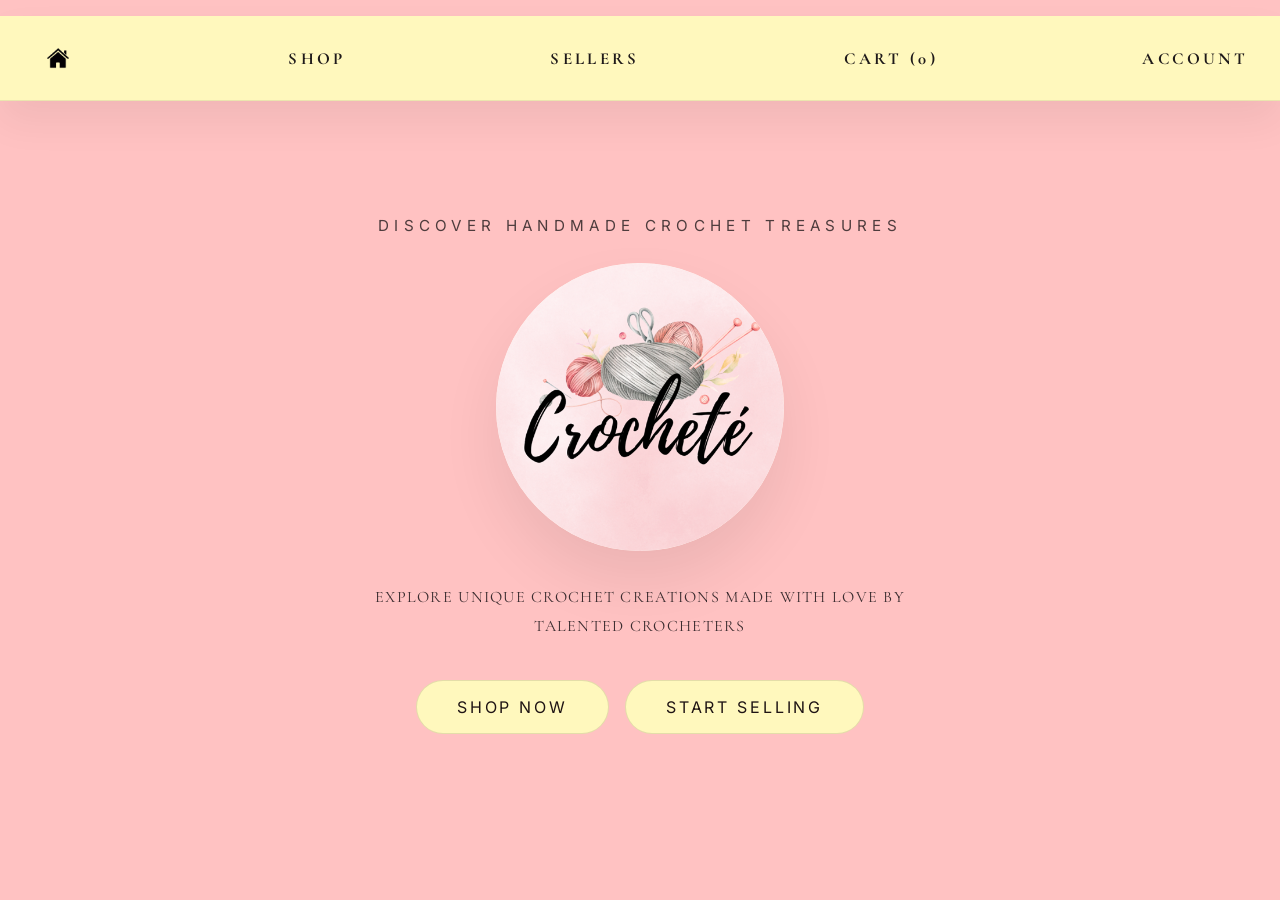
<file: index.html>
<!DOCTYPE html>
<html lang="en">
<head>
    <meta charset="UTF-8">
    <meta name="viewport" content="width=device-width, initial-scale=1.0">
    <title>Crocheté - Handmade Crochet Treasures</title>
    <link rel="stylesheet" href="styles.css">
</head>
<body>
    <nav class="navbar">
        <div class="nav-container">
            <a href="index.html" class="nav-icon">
                <img src="images/homeicon.png" alt="Home icon" class="nav-icon-image">
            </a>
            <a href="shop.html" class="nav-link">SHOP</a>
            <a href="sellers.html" class="nav-link">SELLERS</a>
            <a href="cart.html" class="nav-link">CART</a>
            <a href="login.html" class="nav-link">ACCOUNT</a>
        </div>
    </nav>

    <div class="hero-section">
        <div class="hero-content">
            <p class="hero-subtitle">DISCOVER HANDMADE CROCHET TREASURES</p>

            <div class="logo-circle">
                <img src="images/logo.png" alt="Crocheté logo" class="logo-image">
            </div>

            <p class="hero-description">
                EXPLORE UNIQUE CROCHET CREATIONS MADE WITH LOVE BY TALENTED CROCHETERS
            </p>

            <div class="hero-buttons">
                <a href="shop.html" class="btn-primary">SHOP NOW</a>
                <a href="sellers.html" class="btn-primary">START SELLING</a>
            </div>
        </div>
    </div>
    <script src="script.js"></script>
</body>
</html>
</file>
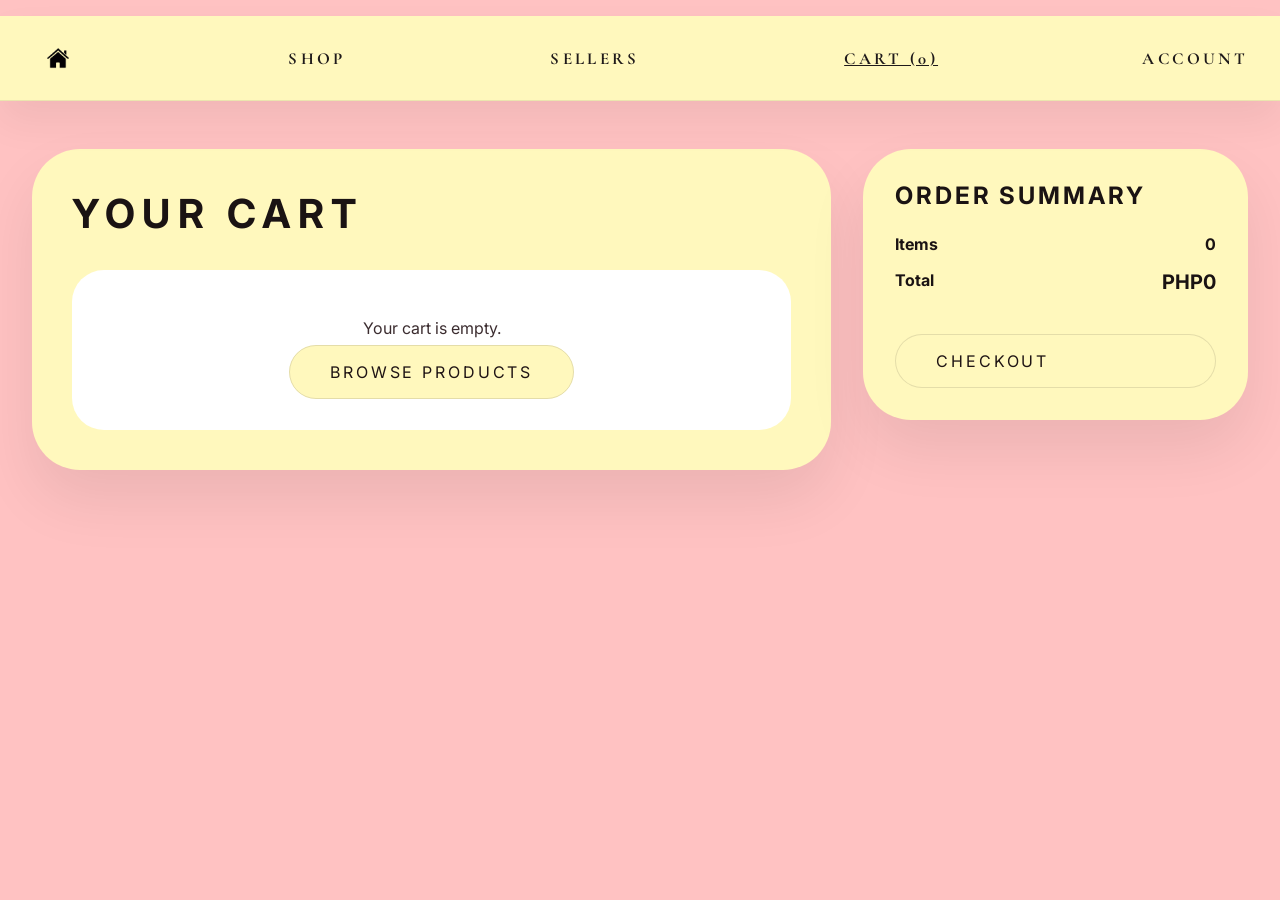
<file: cart.html>
<!DOCTYPE html>
<html lang="en">
<head>
    <meta charset="UTF-8">
    <meta name="viewport" content="width=device-width, initial-scale=1.0">
    <title>Cart - Crocheté</title>
    <link rel="stylesheet" href="styles.css">
</head>
<body>
    <nav class="navbar">
        <div class="nav-container">
            <a href="index.html" class="nav-icon">
                <img src="images/homeicon.png" alt="Home icon" class="nav-icon-image">
            </a>
            <a href="shop.html" class="nav-link">SHOP</a>
            <a href="sellers.html" class="nav-link">SELLERS</a>
            <a href="cart.html" class="nav-link">CART</a>
            <a href="login.html" class="nav-link">ACCOUNT</a>
        </div>
    </nav>

    <div class="cart-container">
        <div class="cart-layout">
            <section class="cart-items">
                <h1 class="cart-title">Your Cart</h1>
                <div class="cart-list"></div>
                <div class="cart-empty">
                    <p>Your cart is empty.</p>
                    <a href="shop.html" class="btn-primary">Browse products</a>
                </div>
            </section>

            <aside class="cart-summary">
                <div class="summary-box">
                    <h2>Order Summary</h2>
                    <div class="summary-row">
                        <span>Items</span>
                        <span class="summary-items-count">0</span>
                    </div>
                    <div class="summary-row">
                        <span>Total</span>
                        <span class="summary-total">PHP0</span>
                    </div>
                    <button class="btn-primary checkout-btn">CHECKOUT</button>
                </div>
            </aside>
        </div>
    </div>
    <script src="script.js"></script>
</body>
</html>
</file>
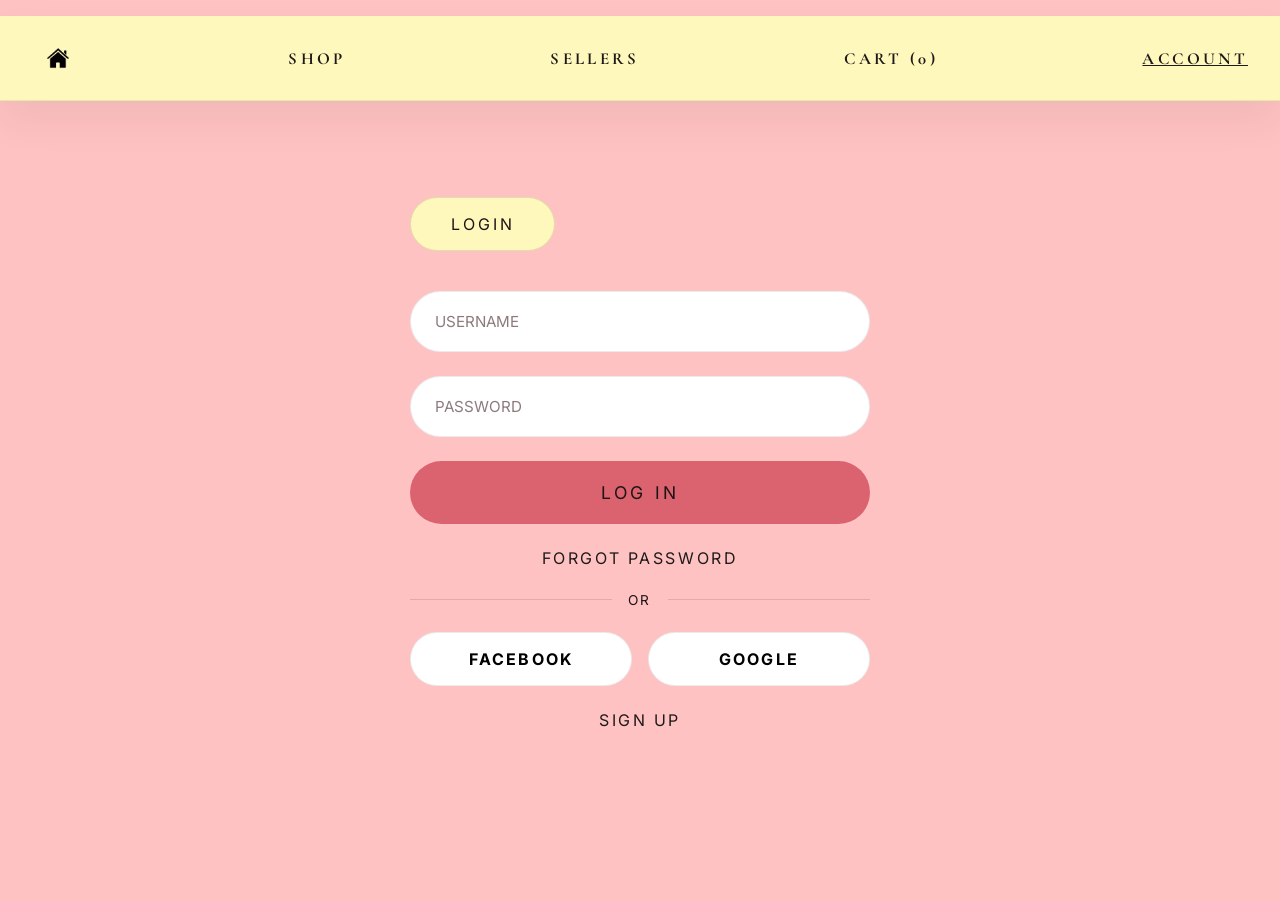
<file: login.html>
<!DOCTYPE html>
<html lang="en">
<head>
    <meta charset="UTF-8">
    <meta name="viewport" content="width=device-width, initial-scale=1.0">
    <title>Login - Crocheté</title>
    <link rel="stylesheet" href="styles.css">
</head>
<body>
    <nav class="navbar">
        <div class="nav-container">
            <a href="index.html" class="nav-icon">
                <img src="images/homeicon.png" alt="Home icon" class="nav-icon-image">
            </a>
            <a href="shop.html" class="nav-link">SHOP</a>
            <a href="sellers.html" class="nav-link">SELLERS</a>
            <a href="cart.html" class="nav-link">CART</a>
            <a href="login.html" class="nav-link">ACCOUNT</a>
        </div>
    </nav>

    <div class="login-container">

        <!-- LOGIN FORM -->
        <div id="login-section">
            <div class="login-header">
                <a class="btn-primary">LOGIN</a>
            </div>

            <form class="login-form">
                <input type="text" placeholder="USERNAME" class="login-input">
                <input type="password" placeholder="PASSWORD" class="login-input">

                <button type="submit" class="login-submit-btn">LOG IN</button>

                <div class="forgot-password">
                    <a href="#" class="forgot-link">FORGOT PASSWORD</a>
                </div>

                <div class="divider-text">
                    <div class="line"></div>
                    <span class="or-text">OR</span>
                    <div class="line"></div>
                </div>

                <div class="social-buttons">
                    <button type="button" class="social-btn">FACEBOOK</button>
                    <button type="button" class="social-btn">GOOGLE</button>
                </div>

                <div class="signup-link">
                    <a href="#" class="signup-text" id="show-signup">SIGN UP</a>
                </div>
            </form>
        </div>

        <!-- SIGNUP FORM -->
        <div id="signup-section" style="display: none;">
            <div class="login-header">
                <a class="btn-primary">SIGN UP</a>
            </div>

            <form class="signup-form">
                <input type="text" placeholder="USERNAME" class="login-input">
                <input type="password" placeholder="PASSWORD" class="login-input">

                <button type="submit" class="login-submit-btn">CREATE ACCOUNT</button>

                <div class="signup-link" style="margin-top: 1rem;">
                    <a href="#" class="signup-text" id="show-login">BACK TO LOGIN</a>
                </div>
            </form>
        </div>

    </div>

    <script>
        // Toggle between login and signup views
        document.addEventListener('DOMContentLoaded', function () {
            const showSignup = document.getElementById('show-signup');
            const showLogin = document.getElementById('show-login');
            const loginSection = document.getElementById('login-section');
            const signupSection = document.getElementById('signup-section');

            if (showSignup) {
                showSignup.addEventListener('click', function (e) {
                    e.preventDefault();
                    loginSection.style.display = 'none';
                    signupSection.style.display = 'block';
                });
            }

            if (showLogin) {
                showLogin.addEventListener('click', function (e) {
                    e.preventDefault();
                    signupSection.style.display = 'none';
                    loginSection.style.display = 'block';
                });
            }
        });
    </script>
    <script src="script.js"></script>
</body>
</html>
</file>
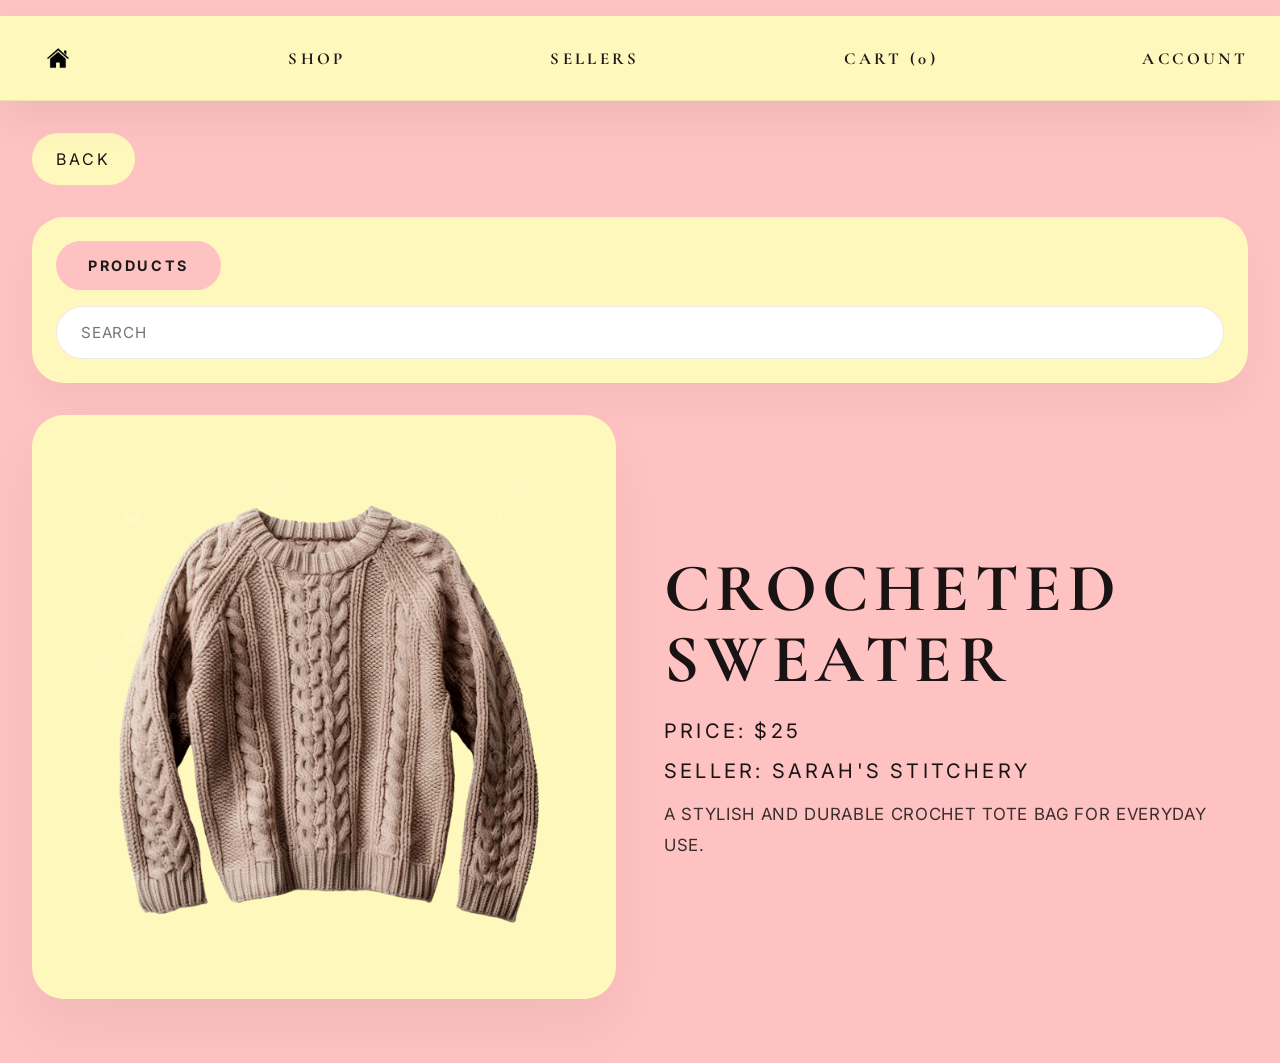
<file: product.html>
<!DOCTYPE html>
<html lang="en">
<head>
    <meta charset="UTF-8">
    <meta name="viewport" content="width=device-width, initial-scale=1.0">
    <title>Product Detail - Crocheté</title>
    <link rel="stylesheet" href="styles.css">
</head>
<body>
    <nav class="navbar">
        <div class="nav-container">
            <a href="index.html" class="nav-icon">
                <img src="images/homeicon.png" alt="Home icon" class="nav-icon-image">
            </a>
            <a href="shop.html" class="nav-link">SHOP</a>
            <a href="sellers.html" class="nav-link">SELLERS</a>
            <a href="cart.html" class="nav-link">CART</a>
            <a href="login.html" class="nav-link">ACCOUNT</a>
        </div>
    </nav>

    <div class="product-detail-container">
        <button class="btn-primary back-btn" onclick="history.back()">BACK</button>
        <div class="product-search-bar">
            <button class="tab-btn active">PRODUCTS</button>
            <input type="text" placeholder="SEARCH" class="search-input">
        </div>
        <div class="divider"></div>

        <div class="product-detail-grid">
            <div class="product-detail-image">
                <img src="images/sweater.png" alt="Crocheted sweater" class="product-detail-thumb">
            </div>

            <div class="product-detail-info">
                <h1 class="product-title">CROCHETED SWEATER</h1>

                <div class="product-details">
                    <p class="detail-item">PRICE: $25</p>
                    <p class="detail-item">SELLER: SARAH'S STITCHERY</p>
                    <p class="detail-description">
                        A STYLISH AND DURABLE CROCHET TOTE BAG FOR EVERYDAY USE.
                    </p>
                </div>
            </div>
        </div>
    </div>
    <script src="script.js"></script>
</body>
</html>
</file>
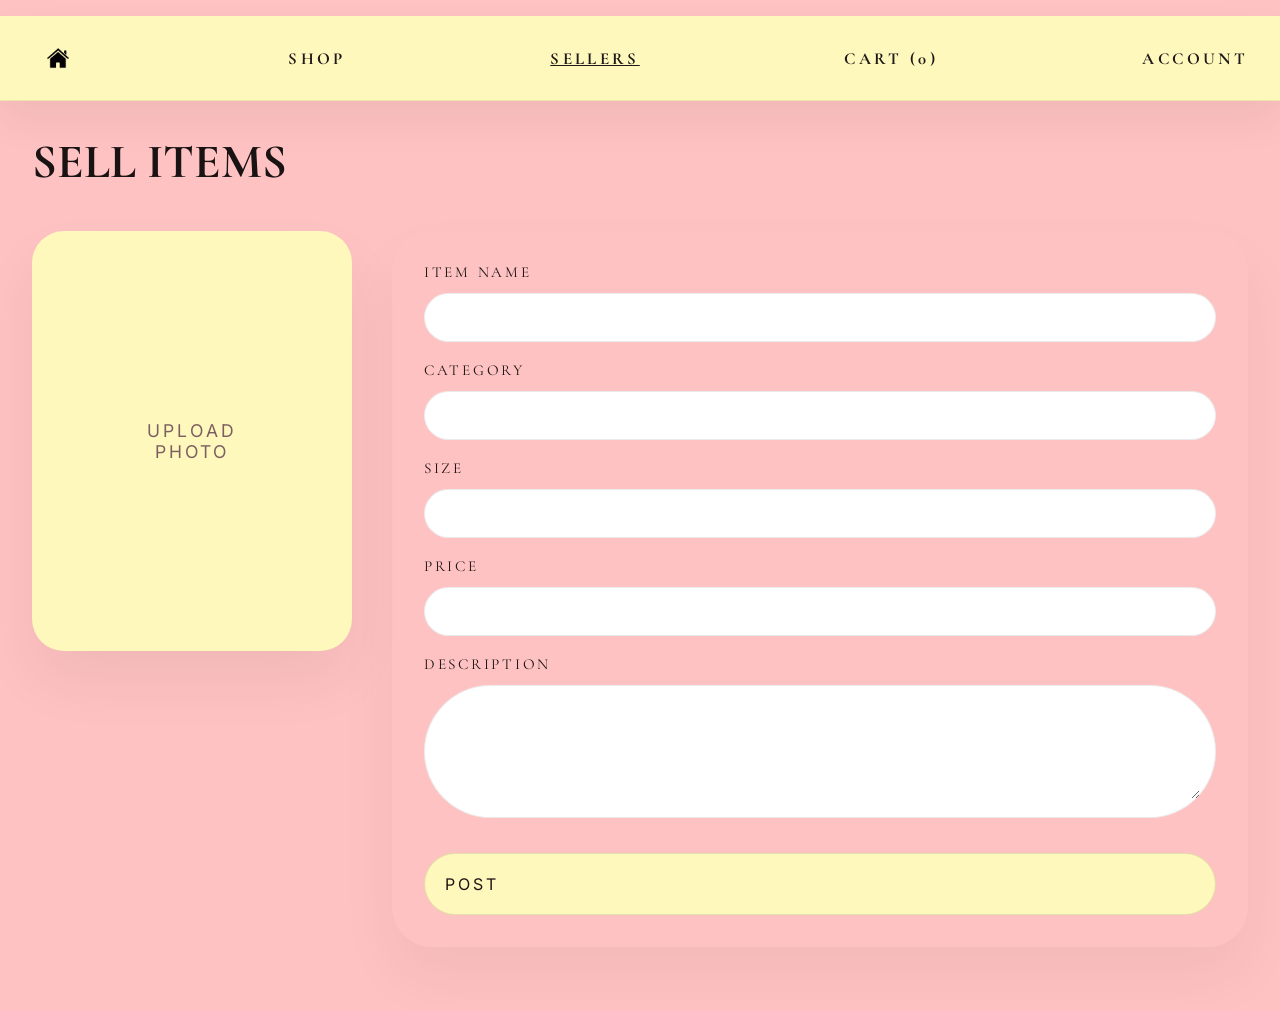
<file: sellers.html>
<!DOCTYPE html>
<html lang="en">
<head>
    <meta charset="UTF-8">
    <meta name="viewport" content="width=device-width, initial-scale=1.0">
    <title>Sell Items - Crocheté</title>
    <link rel="stylesheet" href="styles.css">
</head>
<body>
    <nav class="navbar">
        <div class="nav-container">
            <a href="index.html" class="nav-icon">
                <img src="images/homeicon.png" alt="Home icon" class="nav-icon-image">
            </a>
            <a href="shop.html" class="nav-link">SHOP</a>
            <a href="sellers.html" class="nav-link">SELLERS</a>
            <a href="cart.html" class="nav-link">CART</a>
            <a href="login.html" class="nav-link">ACCOUNT</a>
        </div>
    </nav>

    <div class="sell-container">
        <h1 class="sell-title">SELL ITEMS</h1>

        <div class="sell-grid">
            <div class="upload-section">
                <div class="upload-box">
                    <p class="upload-text">UPLOAD<br>PHOTO</p>
                </div>
            </div>

            <form class="sell-form">
                <div class="form-group">
                    <label class="form-label">ITEM NAME</label>
                    <div class="form-input-wrapper">
                        <input type="text" class="form-input">
                    </div>
                </div>

                <div class="form-group">
                    <label class="form-label">CATEGORY</label>
                    <div class="form-input-wrapper">
                        <input type="text" class="form-input">
                    </div>
                </div>

                <div class="form-group">
                    <label class="form-label">SIZE</label>
                    <div class="form-input-wrapper">
                        <input type="text" class="form-input">
                    </div>
                </div>

                <div class="form-group">
                    <label class="form-label">PRICE</label>
                    <div class="form-input-wrapper">
                        <input type="text" class="form-input">
                    </div>
                </div>

                <div class="form-group">
                    <label class="form-label">DESCRIPTION</label>
                    <div class="form-input-wrapper">
                        <textarea rows="3" class="form-textarea"></textarea>
                    </div>
                </div>

                <div class="form-submit">
                    <button type="submit" class="btn-primary">POST</button>
                </div>
            </form>
        </div>
    </div>
    <script src="script.js"></script>
</body>
</html>
</file>
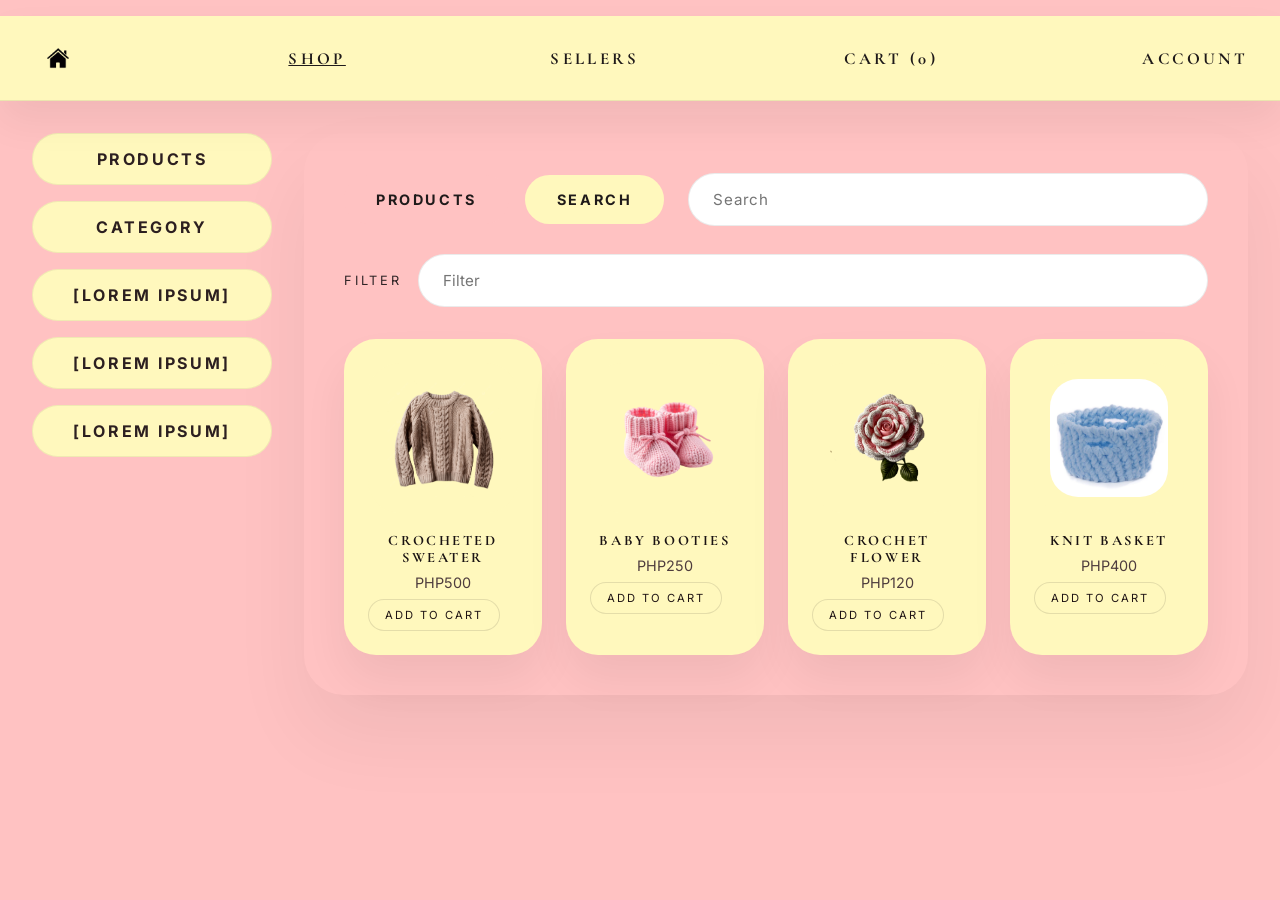
<file: shop.html>
<!DOCTYPE html>
<html lang="en">
<head>
    <meta charset="UTF-8">
    <meta name="viewport" content="width=device-width, initial-scale=1.0">
    <title>Shop - Crocheté</title>
    <link rel="stylesheet" href="styles.css">
</head>
<body>
    <nav class="navbar">
        <div class="nav-container">
            <a href="index.html" class="nav-icon">
                <img src="images/homeicon.png" alt="Home icon" class="nav-icon-image">
            </a>
            <a href="shop.html" class="nav-link">SHOP</a>
            <a href="sellers.html" class="nav-link">SELLERS</a>
            <a href="cart.html" class="nav-link">CART</a>
            <a href="login.html" class="nav-link">ACCOUNT</a>
        </div>
    </nav>

    <div class="shop-container">
        <aside class="sidebar">
            <button class="sidebar-btn">PRODUCTS</button>
            <button class="sidebar-btn">CATEGORY</button>
            <button class="sidebar-btn">[LOREM IPSUM]</button>
            <button class="sidebar-btn">[LOREM IPSUM]</button>
            <button class="sidebar-btn">[LOREM IPSUM]</button>
        </aside>

        <main class="shop-main">
            <div class="shop-header">
                <div class="shop-tabs">
                    <button class="tab-btn active">PRODUCTS</button>
                    <button class="tab-btn-white">SEARCH</button>
                </div>
                <div class="shop-search">
                    <input type="text" placeholder="Search" class="search-input">
                </div>
            </div>

            <div class="filter-section">
                <span class="filter-label">FILTER</span>
                <input type="text" class="filter-input" placeholder="Filter">
            </div>

            <div class="product-grid">
                <a href="product.html?id=1" class="product-card">
                    <div class="product-image">
                        <img src="images/sweater.png" alt="Crocheted sweater" class="product-thumb">
                    </div>
                    <div class="product-info">
                        <p class="product-name">CROCHETED SWEATER</p>
                        <p class="product-price">PHP500</p>
                    </div>
                </a>

                <a href="product.html?id=2" class="product-card">
                    <div class="product-image">
                        <img src="images/booties.png" alt="Baby booties" class="product-thumb">
                    </div>
                    <div class="product-info">
                        <p class="product-name">BABY BOOTIES</p>
                        <p class="product-price">PHP250</p>
                    </div>
                </a>

                <a href="product.html?id=3" class="product-card">
                    <div class="product-image">
                        <img src="images/flower.png" alt="Crocheted flower" class="product-thumb">
                    </div>
                    <div class="product-info">
                        <p class="product-name">CROCHET FLOWER</p>
                        <p class="product-price">PHP120</p>
                    </div>
                </a>

                <a href="product.html?id=4" class="product-card">
                    <div class="product-image">
                        <img src="images/basket.png" alt="Crocheted basket" class="product-thumb">
                    </div>
                    <div class="product-info">
                        <p class="product-name">KNIT BASKET</p>
                        <p class="product-price">PHP400</p>
                    </div>
                </a>
            </div>
        </main>
    </div>
    <script src="script.js"></script>
</body>
</html>
</file>
<file: styles.css>
/* =======================================================
   CROCHETÉ SITE REDESIGN
   ======================================================= */

@import url('https://fonts.googleapis.com/css2?family=Cormorant+Garamond:wght@400;700&family=Inter:wght@400;600&display=swap');

* {
    margin: 0;
    padding: 0;
    box-sizing: border-box;
}

html {
    scroll-behavior: smooth;
}

body {
    font-family: 'Inter', Arial, sans-serif;
    background: #ffc2c2;
    color: #1a1313;
    min-height: 100vh;
}

a {
    color: inherit;
}

button,
input,
textarea {
    font: inherit;
}

button {
    cursor: pointer;
}

.navbar {
    background: #fff8bd;
    padding: 1rem 2rem;
    box-shadow: 0 20px 40px rgba(0, 0, 0, 0.06);
    border-bottom: 1px solid rgba(0, 0, 0, 0.08);
    position: sticky;
    top: 1rem;
    z-index: 20;
}

.nav-container {
    max-width: 1280px;
    margin: 0 auto;
    display: flex;
    justify-content: space-between;
    align-items: center;
    gap: 0;
}

.nav-icon,
.nav-link {
    display: inline-flex;
    align-items: center;
}

.nav-icon {
    width: 3.25rem;
    height: 3.25rem;
    border-radius: 1rem;
    
    display: inline-flex;
    align-items: center;
    justify-content: center;
    text-decoration: none;
}

.nav-icon svg,
.nav-icon-image {
    width: 1.4rem;
    height: 1.4rem;
    object-fit: contain;
}

.nav-icon svg {
    fill: #ffffff;
}

.nav-link {
    text-decoration: none;
    font-family: 'Cormorant Garamond', Georgia, serif;
    font-size: 1.05rem;
    font-weight: 700;
    letter-spacing: 0.2em;
    text-transform: uppercase;
    color: #1f1a1a;
}

.hero-section,
.shop-container,
.product-detail-container,
.login-container,
.sell-container,
.cart-container {
    width: min(1280px, 100%);
    margin: 0 auto;
}

.hero-section {
    min-height: calc(100vh - 120px);
    display: flex;
    align-items: center;
    justify-content: center;
    padding: 4rem 2rem;
}

.hero-content {
    text-align: center;
    max-width: 640px;
}

.hero-subtitle {
    text-transform: uppercase;
    letter-spacing: 0.35em;
    font-size: 0.95rem;
    margin-bottom: 1.75rem;
    color: #4e3c3d;
}

.logo-circle {
    width: 18rem;
    height: 18rem;
    border-radius: 50%;
    background: #fff6f0;
    display: grid;
    place-items: center;
    margin: 0 auto 2rem;
    box-shadow: 0 30px 60px rgba(0, 0, 0, 0.08);
    overflow: hidden;
}

.logo-image {
    width: 100%;
    height: 100%;
    object-fit: cover;
}

.hero-description {
    font-family: 'Cormorant Garamond', Georgia, serif;
    font-size: 1rem;
    letter-spacing: 0.08em;
    line-height: 1.8;
    color: #3b2c2f;
    max-width: 560px;
    margin: 0 auto 2.5rem;
}

.hero-buttons {
    display: flex;
    flex-wrap: wrap;
    justify-content: center;
    gap: 1rem;
}

.btn-primary {
    background: #fff8bd;
    color: #1f1414;
    border: 1px solid rgba(34, 27, 27, 0.12);
    border-radius: 9999px;
    padding: 1rem 2.5rem;
    text-decoration: none;
    font-size: 1rem;
    text-transform: uppercase;
    letter-spacing: 0.18em;
    transition: transform 0.25s ease, background 0.25s ease;
    text-align: left;
}

.btn-primary:hover {
    background: #f6e5dc;
    transform: translateY(-2px);
}

/* Shop page */
.shop-container {
    display: grid;
    grid-template-columns: 240px 1fr;
    gap: 2rem;
    padding: 3rem 2rem 4rem;
}

.sidebar {
    display: flex;
    flex-direction: column;
    gap: 1rem;
    position: sticky;
    top: 110px;
}

.sidebar-btn {
    background: #fff8bd;
    border: none;
    border-radius: 9999px;
    padding: 1rem 1.5rem;
    text-transform: uppercase;
    font-weight: 700;
    letter-spacing: 0.16em;
    color: #2c1f20;
    box-shadow: inset 0 0 0 1px rgba(0, 0, 0, 0.06);
}

.sidebar-btn:hover {
    background: #ffc2c2;
}

.shop-main {
   
    border-radius: 2.5rem;
    padding: 2.5rem;
    box-shadow: 0 40px 80px rgba(0, 0, 0, 0.06);
}

.shop-header {
    display: grid;
    grid-template-columns: minmax(max-content, auto) 1fr;
    gap: 1.5rem;
    align-items: center;
    margin-bottom: 1.75rem;
}

.shop-tabs {
    display: flex;
    gap: 1rem;
}

.tab-btn,
.tab-btn-white {
    border: none;
    border-radius: 9999px;
    padding: 1rem 2rem;
    text-transform: uppercase;
    letter-spacing: 0.18em;
    font-size: 0.9rem;
    font-weight: 700;
}

.tab-btn.active {
    background: #ffc2c2;
    color: #1f1a1a;
}

.tab-btn-white {
    background: #fff8bd;
    color: #1f1a1a;
}

.shop-search {
    width: 100%;
}

.search-input {
    width: 100%;
    border-radius: 9999px;
    border: 1px solid rgba(0, 0, 0, 0.08);
    background: #fff;
    padding: 1rem 1.5rem;
    font-size: 0.95rem;
    letter-spacing: 0.05em;
}

.filter-section {
    display: flex;
    gap: 1rem;
    align-items: center;
    margin-bottom: 2rem;
}

.filter-label {
    text-transform: uppercase;
    letter-spacing: 0.22em;
    font-size: 0.8rem;
    color: #2f2426;
}

.filter-input {
    flex: 1;
    border-radius: 9999px;
    border: 1px solid rgba(0, 0, 0, 0.08);
    background: #fff;
    padding: 1rem 1.5rem;
    font-size: 0.95rem;
}

.product-grid {
    display: grid;
    grid-template-columns: repeat(4, minmax(0, 1fr));
    gap: 1.5rem;
}

.product-card {
    display: block;
    text-decoration: none;
    color: inherit;
    background: #fff8bd;
    border-radius: 2rem;
    padding: 1.5rem;
    box-shadow: 0 25px 45px rgba(0, 0, 0, 0.06);
    transition: transform 0.25s ease, box-shadow 0.25s ease;
}

.product-card:hover {
    transform: translateY(-4px);
}

.product-image {
    background: #fff8bd;
    border-radius: 2rem;
    aspect-ratio: 1 / 1;
    display: flex;
    align-items: center;
    justify-content: center;
    margin-bottom: 1.2rem;
    padding: 1rem;
}

.product-thumb {
    max-width: 100%;
    max-height: 100%;
    width: auto;
    height: auto;
    border-radius: 1.75rem;
}

.product-detail-thumb {
    width: 100%;
    height: auto;
    border-radius: 2rem;
}

.product-info {
    text-align: center;
}

.product-name {
    font-family: 'Cormorant Garamond', Georgia, serif;
    font-weight: 700;
    font-size: 0.9rem;
    text-transform: uppercase;
    letter-spacing: 0.18em;
    margin-bottom: 0.5rem;
}

.product-price {
    font-size: 0.9rem;
    color: #4e3c3d;
}

.product-placeholder {
    width: 80%;
    height: 80%;
    background: rgba(255, 194, 194, 0.35);
    border-radius: 1.25rem;
}

/* Product detail page */
.product-detail-container {
    padding: 3rem 2rem 4rem;
}

.product-search-bar {
    display: flex;
    flex-wrap: wrap;
    align-items: center;
    gap: 1rem;
    background: #fff8bd;
    padding: 1.5rem;
    border-radius: 2rem;
    box-shadow: 0 20px 40px rgba(0, 0, 0, 0.04);
    margin-bottom: 2rem;
}

.product-detail-grid {
    display: grid;
    grid-template-columns: minmax(320px, 1fr) 1fr;
    gap: 3rem;
    align-items: center;
}

.product-detail-image {
    background: #fff8bd;
    padding: 2.5rem;
    border-radius: 2rem;
    aspect-ratio: 1 / 1;
    display: grid;
    place-items: center;
    box-shadow: 0 30px 55px rgba(0, 0, 0, 0.05);
}

.product-title {
    font-family: 'Cormorant Garamond', Georgia, serif;
    font-size: 4.25rem;
    letter-spacing: 0.08em;
    margin-bottom: 1.5rem;
    line-height: 1.05;
}

.product-details {
    display: grid;
    gap: 1rem;
}

.detail-item {
    font-size: 1.25rem;
    text-transform: uppercase;
    letter-spacing: 0.16em;
}

.detail-description {
    font-size: 1.05rem;
    line-height: 1.85;
    color: #3a2d2e;
    letter-spacing: 0.04em;
}

/* Login page */
.login-container {
    width: min(540px, 100%);
    margin: 4rem auto;
    border-radius: 3rem;
    padding: 3rem 2.5rem;
    text-align: center;
}

.login-header {
    display: flex;
    justify-content: flex-start;
    margin-bottom: 2.5rem;
}

.login-form {
    display: grid;
    gap: 1.5rem;
}

.login-input {
    width: 100%;
    background: #fff;
    border: 1px solid rgba(0, 0, 0, 0.08);
    border-radius: 9999px;
    padding: 1.25rem 1.5rem;
    font-size: 0.95rem;
}

.login-input::placeholder {
    color: #8d7b7c;
}

.login-submit-btn {
    width: 100%;
    background: #da636f;
    color: #1f1414;
    border: none;
    border-radius: 9999px;
    padding: 1.3rem;
    font-size: 1.1rem;
    text-transform: uppercase;
    letter-spacing: 0.18em;
}

.back-btn {
    display: inline-flex;
    align-items: center;
    justify-content: center;
    padding: 1rem 1.5rem;
    border-radius: 9999px;
    margin-bottom: 2rem;
    background: #fff8bd;
    color: #1f1414;
    border: none;
    text-transform: uppercase;
    letter-spacing: 0.18em;
}

.back-btn:hover {
    background: #ffc2c2;
}

.login-submit-btn:hover {
    background: #ffb3b3;
}

.forgot-password,
.signup-link {
    text-align: center;
}

.forgot-link,
.signup-text {
    color: #1f1a1a;
    text-decoration: none;
    letter-spacing: 0.16em;
}

.divider-text {
    display: flex;
    align-items: center;
    gap: 1rem;
}

.line {
    flex: 1;
    height: 1px;
    background: rgba(0, 0, 0, 0.12);
}

.or-text {
    font-size: 0.85rem;
    letter-spacing: 0.18em;
}

.social-buttons {
    display: grid;
    grid-template-columns: repeat(2, minmax(0, 1fr));
    gap: 1rem;
}

.social-btn {
    background: #fff;
    border: 1px solid rgba(0, 0, 0, 0.08);
    border-radius: 9999px;
    padding: 1rem;
    font-weight: 700;
    letter-spacing: 0.14em;
}

/* Sell items page */
.sell-container {
    padding: 3rem 2rem 4rem;
}

.sell-title {
    font-family: 'Cormorant Garamond', Georgia, serif;
    font-size: 3rem;
    margin-bottom: 2.5rem;
}

.sell-grid {
    display: grid;
    grid-template-columns: 320px 1fr;
    gap: 2.5rem;
}

.upload-box {
    background: #fff8bd;
    border-radius: 2rem;
    min-height: 420px;
    display: grid;
    place-items: center;
    box-shadow: 0 30px 60px rgba(0, 0, 0, 0.06);
}

.upload-text {
    text-align: center;
    color: #7c5f61;
    font-size: 1.1rem;
    letter-spacing: 0.18em;
    text-transform: uppercase;
}

.sell-form {
    
    border-radius: 2.5rem;
    padding: 2rem;
    display: grid;
    gap: 1.2rem;
    box-shadow: 0 30px 60px rgba(0, 0, 0, 0.05);
}

.form-group {
    display: grid;
    gap: 0.75rem;
}

.form-label {
    font-family: 'Cormorant Garamond', Georgia, serif;
    letter-spacing: 0.18em;
    text-transform: uppercase;
    font-size: 0.95rem;
}

.form-input-wrapper {
    border-radius: 9999px;
    background: #fff;
    padding: 0.9rem 1rem;
    box-shadow: inset 0 0 0 1px rgba(0, 0, 0, 0.08);
}

.form-input,
.form-textarea {
    width: 100%;
    border: none;
    outline: none;
    background: transparent;
    font-size: 0.95rem;
}

.form-textarea {
    min-height: 100px;
}

.form-submit {
    padding-top: 1rem;
}

.form-submit .btn-primary {
    width: 100%;
    padding: 1.25rem;
    text-align: left;
}

/* Cart page */
.cart-container {
    padding: 4rem 2rem;
    min-height: calc(100vh - 120px);
}

.cart-layout {
    display: grid;
    grid-template-columns: 1.35fr 0.65fr;
    gap: 2rem;
    max-width: 1280px;
    margin: 0 auto;
}

.cart-items {
    background: #fff8bd;
    border-radius: 3rem;
    padding: 2.5rem;
    box-shadow: 0 30px 60px rgba(0, 0, 0, 0.08);
}

.cart-list {
    display: grid;
    gap: 1.5rem;
    margin-top: 2rem;
}

.cart-card {
    display: grid;
    grid-template-columns: 120px 1fr;
    gap: 1.5rem;
    background: #fff;
    border-radius: 2rem;
    padding: 1.5rem;
    align-items: center;
}

.cart-card-image {
    width: 100%;
    border-radius: 2rem;
    object-fit: cover;
}

.cart-card-details {
    display: grid;
    gap: 0.75rem;
}

.cart-card-name {
    font-family: 'Cormorant Garamond', Georgia, serif;
    font-size: 1.1rem;
    font-weight: 700;
    text-transform: uppercase;
}

.cart-card-quantity,
.cart-card-price {
    font-size: 0.95rem;
    color: #3b2c2f;
}

.remove-btn {
    width: max-content;
    background: #ffb3b3;
    border: none;
    border-radius: 9999px;
    padding: 0.9rem 1.2rem;
    font-weight: 700;
    letter-spacing: 0.12em;
    cursor: pointer;
}

.remove-btn:hover {
    background: #f67a7a;
}

.cart-empty {
    display: none;
    text-align: center;
    padding: 3rem 1.5rem;
    background: #fff;
    border-radius: 2rem;
    margin-top: 2rem;
}

.cart-empty p {
    font-size: 1rem;
    margin-bottom: 1.5rem;
    color: #3b2c2f;
}

.cart-summary {
    display: flex;
    align-items: start;
}

.summary-box {
    width: 100%;
    background: #fff8bd;
    border-radius: 3rem;
    padding: 2rem;
    box-shadow: 0 30px 60px rgba(0, 0, 0, 0.08);
}

.summary-box h2 {
    margin-bottom: 1.5rem;
    font-size: 1.5rem;
    letter-spacing: 0.12em;
    text-transform: uppercase;
}

.summary-row {
    display: flex;
    justify-content: space-between;
    margin-bottom: 1rem;
    font-weight: 700;
}

.summary-total {
    font-size: 1.25rem;
}

.checkout-btn {
    width: 100%;
    margin-top: 1.5rem;
}

.cart-title {
    font-size: 2.5rem;
    text-transform: uppercase;
    letter-spacing: 0.18em;
}

.success-message {
    position: fixed;
    right: 1.5rem;
    bottom: 1.5rem;
    max-width: 320px;
    padding: 1rem 1.25rem;
    background: rgba(255, 248, 189, 0.98);
    color: #1f1414;
    border: 1px solid rgba(31, 26, 26, 0.14);
    border-radius: 1.5rem;
    box-shadow: 0 30px 50px rgba(0, 0, 0, 0.12);
    font-family: 'Inter', Arial, sans-serif;
    font-weight: 700;
    letter-spacing: 0.08em;
    text-transform: uppercase;
    z-index: 50;
    opacity: 0;
    animation: slideInToast 0.35s ease-out forwards;
}

@keyframes slideInToast {
    from {
        opacity: 0;
        transform: translateY(16px);
    }
    to {
        opacity: 1;
        transform: translateY(0);
    }
}

/* Utilities */
@media (max-width: 1024px) {
    .shop-container,
    .product-detail-grid,
    .sell-grid {
        grid-template-columns: 1fr;
    }

    .nav-container {
        flex-wrap: wrap;
        justify-content: center;
    }

    .nav-left,
    .nav-right {
        gap: 1rem;
    }

    .product-grid {
        grid-template-columns: repeat(2, minmax(0, 1fr));
    }
}

@media (max-width: 768px) {
    .hero-section,
    .shop-container,
    .product-detail-container,
    .login-container,
    .sell-container,
    .cart-container {
        padding: 2rem 1.25rem;
    }

    .nav-container {
        flex-direction: column;
        align-items: stretch;
    }

    .nav-left,
    .nav-right {
        justify-content: center;
        gap: 1rem;
    }

    .product-grid {
        grid-template-columns: 1fr;
    }

    .shop-header,
    .product-search-bar {
        grid-template-columns: 1fr;
    }

    .hero-buttons {
        flex-direction: column;
    }
}
</file>
